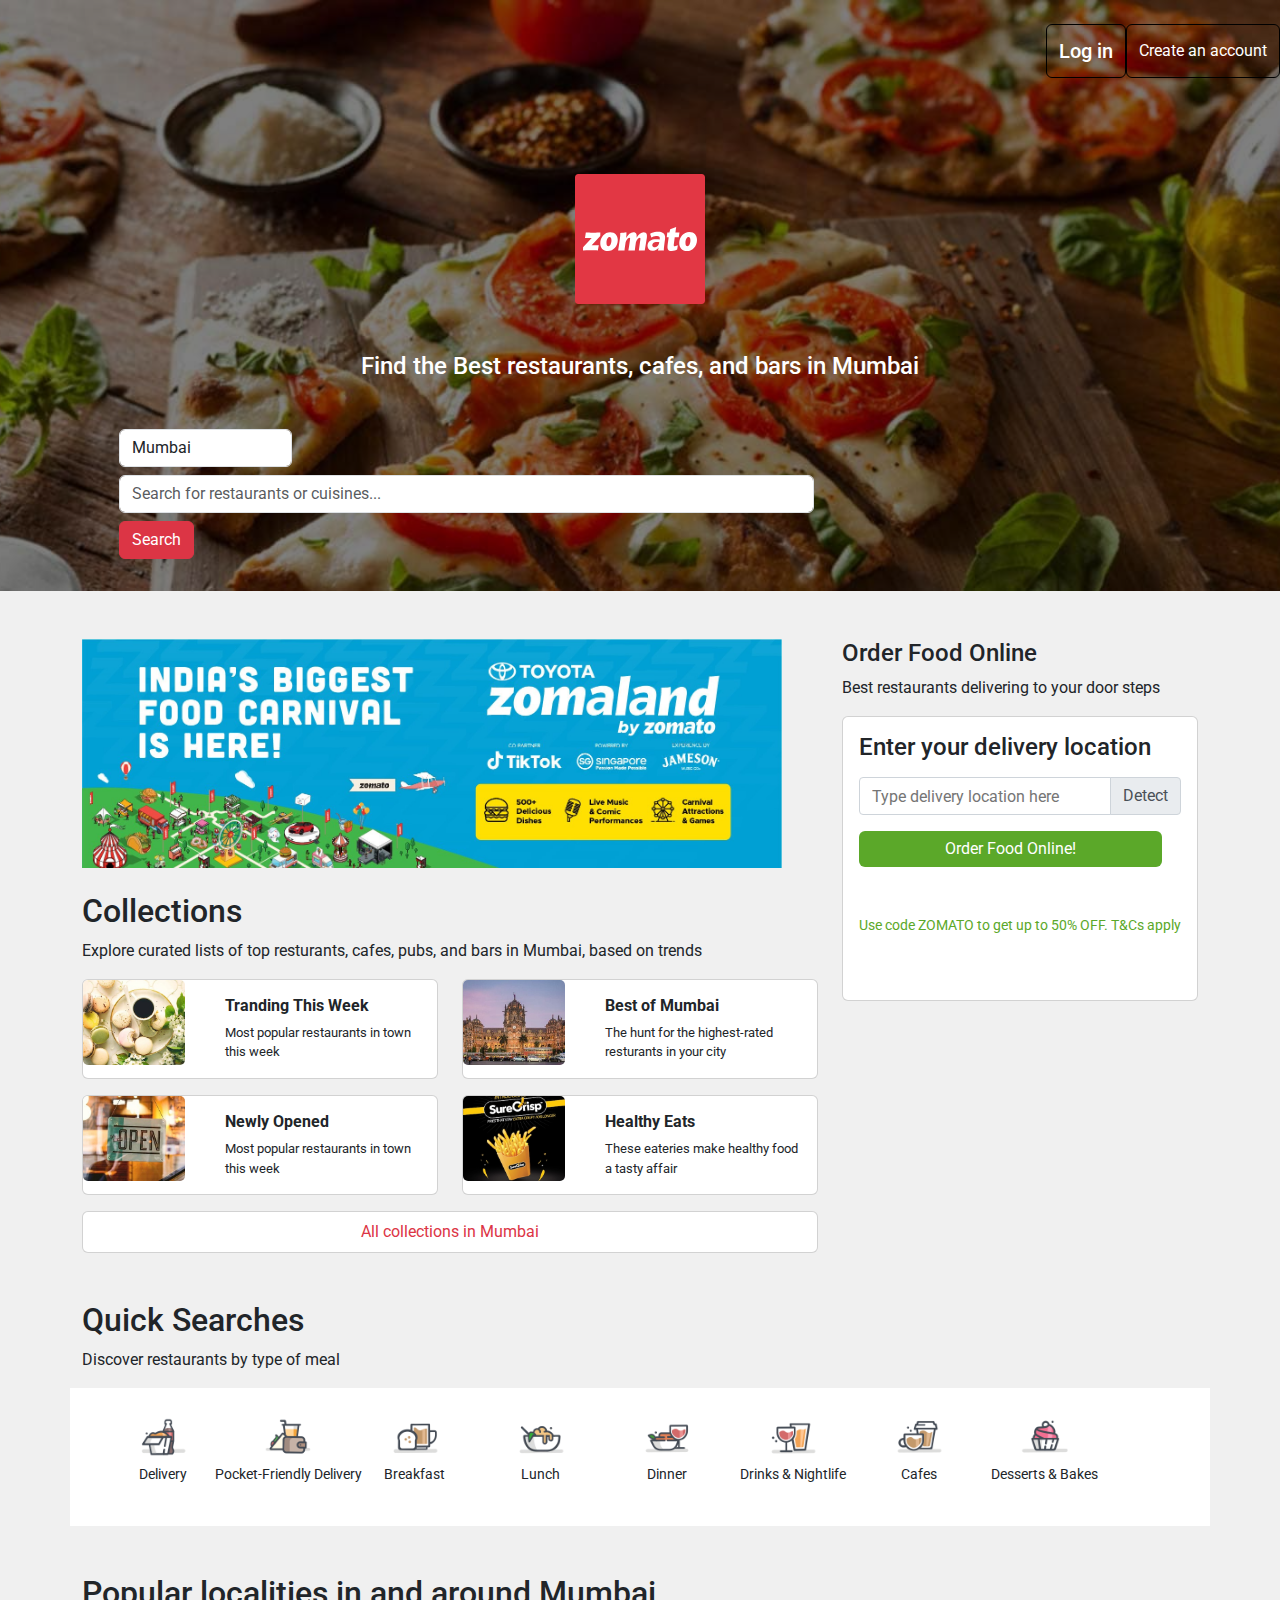
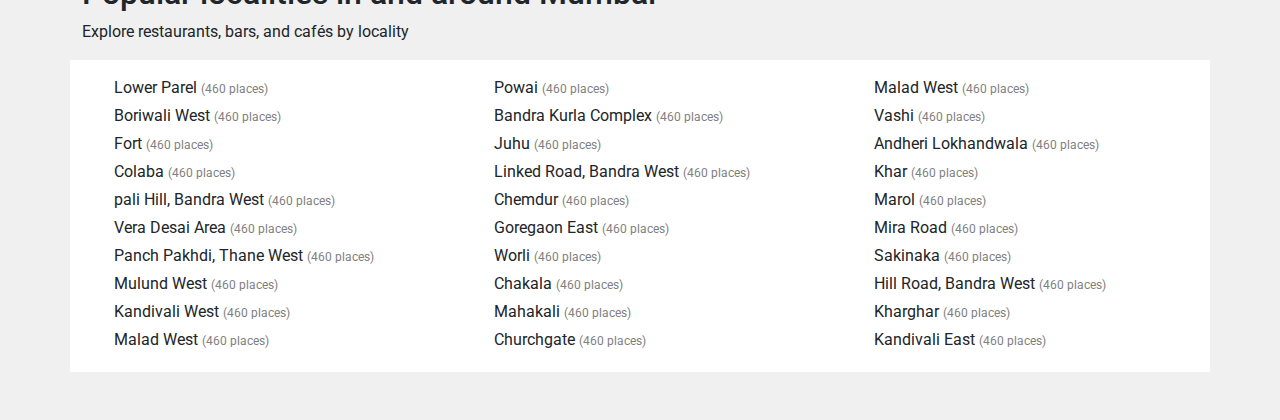
<file: index.html>
<!DOCTYPE html>
<html lang="en">

<head>
    <meta charset="UTF-8" />
    <meta name="viewport" content="width=device-width, initial-scale=1.0" />
    <meta http-equiv="X-UA-Compatible" content="ie=edge" />
    <link rel="icon" type="image/png" href="images/zomato_icon.png">
    <link rel="stylesheet" href="./bootstrap-5.3.3-dist/css/bootstrap.css" />
    <link rel="stylesheet" href="./styles.css" />
    <title>Zomato</title>
</head>

<body>
    <header>
    <section class="banner" style="background-image: url(./images/bg.jpg);">
        <div class="overlay pt-4">
            <div class="d-flex justify-content-end pr-5">
               <button type="button pl-5" class="btn btn-tranparent"><h5 class="pr-5 pt-2"><a href="/" class="href_login">Log in</a></h5></button> 
                <button type="button" class="btn btn-tranparent">Create an account</button>
            </div>
            <div class="container-fluid">
                <div class="row justify-content-center">
                    <div class="col-md-10">
                        <div class="text-center">
                            <img src="images/zomato_flat_bg_logo.svg" width="130" class="mt-5 pt-5"
                                alt="Responsive image">
                        </div>
                        <h4 class="text-center banner_text my-5">Find the Best restaurants, cafes, and bars in Mumbai
                        </h4>
                        <div class="search-restaurants">
                            <form>
                                <div class="form-row align-items-center pb-4">
                                    <div class="col-md-2">
                                        <select id="inputState" class="form-control mb-2">
                                            <option selected>Mumbai</option>
                                            <option>Pune</option>
                                        </select>
                                    </div>
                                    <div class="col-md-8">
                                        <input type="text" class="form-control mb-2" id="search-rest"
                                            placeholder="Search for restaurants or cuisines...">
                                    </div>
                                    <div class="col-md-2 col-lg-2">
                                        <button id="search-btn" class="btn btn-danger mb-2 btn-block">Search</button>
                                    </div>
                                </div>
                            </form>
                        </div>
                    </div>
                </div>
            </div>
        </div>
    </section>
</header>

    <section class="widget_collections_section my-5">
        <div class="container">
            <div class="row mb-5">
                <div class="col-md-8 mt-5 mt-md-0">
                    <div class="mb-4 banner_img">
                        <img src="images/ad-zomaland.jpg" width="700" alt="Responsive image">
                    </div>
                    <h2>Collections</h2>
                    <p>Explore curated lists of top resturants, cafes, pubs, and bars in Mumbai, based on trends</p>

                    <div class="form-group">
                        <div class="row">
                            <div class="col-sm-6">
                                <div class="card mb-3" style="max-width: 540px;">
                                    <div class="row no-gutters">
                                        <div class="col-md-4">
                                            <img src="images/trending.jpg" class="card-img" alt="...">
                                        </div>
                                        <div class="col-md-8">
                                            <div class="card-body">
                                                <h6><strong>Tranding This Week</strong></h6>
                                                <p class="card-text card2">Most popular restaurants in town this week
                                                </p>
                                            </div>
                                        </div>
                                    </div>
                                </div>
                            </div>
                            <div class="col-sm-6">
                                <div class="card mb-3" style="max-width: 540px;">
                                    <div class="row no-gutters">
                                        <div class="col-md-4">
                                            <img src="images/mumbai.jpg" class="card-img" alt="...">
                                        </div>
                                        <div class="col-md-8">
                                            <div class="card-body">
                                                <h6><strong>Best of Mumbai</strong></h6>
                                                <p class="card-text card2">The hunt for the highest-rated resturants in
                                                    your city</p>
                                            </div>
                                        </div>
                                    </div>
                                </div>
                            </div>
                        </div>
                    </div>
                    <div class="form-group">
                        <div class="row">
                            <div class="col-sm-6">
                                <div class="card mb-3" style="max-width: 540px;">
                                    <div class="row no-gutters">
                                        <div class="col-md-4">
                                            <img src="images/open.jpg" class="card-img" alt="...">
                                        </div>
                                        <div class="col-md-8">
                                            <div class="card-body">
                                                <h6><strong>Newly Opened</strong></h6>
                                                <p class="card-text card2">Most popular restaurants in town this week
                                                </p>
                                            </div>
                                        </div>
                                    </div>
                                </div>
                            </div>
                            <div class="col-sm-6">
                                <div class="card mb-3" style="max-width: 540px;">
                                    <div class="row no-gutters">
                                        <div class="col-md-4">
                                            <img src="images/surecrisp.jpeg" class="card-img" alt="...">
                                        </div>
                                        <div class="col-md-8">
                                            <div class="card-body">
                                                <h6><strong>Healthy Eats</strong></h6>
                                                <p class="card-text card2">These eateries make healthy food a tasty
                                                    affair</p>
                                            </div>
                                        </div>
                                    </div>
                                </div>
                            </div>
                        </div>
                    </div>
                    <div class="form-group">
                        <div class="row">
                            <div class="col-sm-12">
                                <div class="card">
                                    <div class="p-2 text-center text-danger">
                                        All collections in Mumbai
                                    </div>
                                </div>
                            </div>
                        </div>
                    </div>
                </div>

                <div class="col-md-4 justify-content-end">
                    <h4>Order Food Online</h4>
                    <p>Best restaurants delivering to your door steps</p>
                    <div class="card">
                        <div class="card-body">
                            <div class="widget">
                                <h4 class="mb-3">Enter your delivery location</h4>
                                <form>
                                    <div class="form-group">
                                        <div class="input-group mb-3">
                                            <input id="search-del" class="search-del1" type="text" 
                                                placeholder="Type delivery location here">
                                            <div class="input-group-append">
                                                <button class="detect-btn" type="button"
                                                    id="button-addon2">Detect</button>
                                            </div>
                                        </div>
                                    </div>
                                    <button type="submit" class="btn order-btn">Order Food Online!</button>
                                </form>
                            </div>
                            <p class="my-5 text-center coupon_text">Use code ZOMATO to get up to 50% OFF. T&Cs apply</p>
                        </div>
                    </div>
                </div>
            </div>
        </div>
    </section>
    <section class="categories my-4">
        <div class="container">
            <div class="row">
                <div class="col-md-10">
                    <h2 id="cat-title">Quick Searches</h2>
                    <p id="cat-subtitle">Discover restaurants by type of meal</p>
                </div>
            </div>
            <div class="row cat_list">
                <div class="col-lg-12">
                    <div class="py-4">
                    <ul class="category-list">
                        <li class="col-md-2  col-3 text-center">
                            <div class="text-center"><img src="images/delivery.png" width="50" alt=""></div>
                            <small>Delivery</small>
                        </li>
                        <li class="col-md-2 offset-sm-1  col-3 text-center">
                            <div class="text-center"><img src="images/pocket-friendly-delivery.png" width="50" alt="">
                            </div><small>Pocket-Friendly Delivery</small>
                        </li>
                        <li class="col-md-2 offset-sm-1  col-3 text-center">
                            <div class="text-center"><img src="images/breakfast.png" width="50" alt=""></div>
                            <small>Breakfast</small>
                        </li>
                        <li class="col-md-2 offset-sm-1  col-3 text-center">
                            <div class="text-center"><img src="images/lunch.png" width="50" alt=""></div>
                            <small>Lunch</small>
                        </li>
                        <li class="col-md-2 offset-sm-1  col-3 text-center">
                            <div class="text-center"><img src="images/dinner.png" width="50" alt=""></div>
                            <small>Dinner</small>
                        </li>
                        <li class="col-md-2 offset-sm-1  col-3 text-center">
                            <div class="text-center"><img src="images/drinks.png" width="50" alt=""></div><small>Drinks
                                & Nightlife</small>
                        </li>
                        <li class="col-md-2 offset-sm-1  col-3 text-center">
                            <div class="text-center"><img src="images/cafes.png" width="50" alt=""></div>
                            <small>Cafes</small>
                        </li>
                        <li class="col-md-2 offset-sm-1  col-3 text-center">
                            <div class="text-center"><img src="images/desserts.png" width="50" alt=""></div>
                            <small>Desserts & Bakes</small>
                        </li>
                    </ul>
                </div>
                </div>
            </div>
        </div>
    </section>

    <section class="localities my-5">
        <div class="container">
            <div class="row">
                <div class="col-md-10">
                    <h2 id="loc-title">Popular localities in and around Mumbai</h2>
                    <p id="loc-subtitle">Explore restaurants, bars, and cafés by locality</p>
                </div>
            </div>
            <div class="row localities_bg pt-3">
                <div class="col-md-4">
                    <ul class="locality-list">
                        <li class="pb-1">Lower Parel<span class="loc_span">(460 places)</span></li>
                        <li class="pb-1">Boriwali West<span class="loc_span">(460 places)</span></li>
                        <li class="pb-1">Fort<span class="loc_span">(460 places)</span></li>
                        <li class="pb-1">Colaba<span class="loc_span">(460 places)</span></li>
                        <li class="pb-1">pali Hill, Bandra West<span class="loc_span">(460 places)</span></li>
                        <li class="pb-1">Vera Desai Area<span class="loc_span">(460 places)</span></li>
                        <li class="pb-1">Panch Pakhdi, Thane West<span class="loc_span">(460 places)</span></li>
                        <li class="pb-1">Mulund West<span class="loc_span">(460 places)</span></li>
                        <li class="pb-1">Kandivali West<span class="loc_span">(460 places)</span></li>
                        <li class="pb-1">Malad West<span class="loc_span">(460 places)</span></li>
                    </ul>
                </div>
                <div class="col-md-4">
                    <ul class="locality-list">
                        <li class="pb-1">Powai<span class="loc_span">(460 places)</span></li>
                        <li class="pb-1">Bandra Kurla Complex<span class="loc_span">(460 places)</span></li>
                        <li class="pb-1">Juhu<span class="loc_span">(460 places)</span></li>
                        <li class="pb-1">Linked Road, Bandra West<span class="loc_span">(460 places)</span></li>
                        <li class="pb-1">Chemdur<span class="loc_span">(460 places)</span></li>
                        <li class="pb-1">Goregaon East<span class="loc_span">(460 places)</span></li>
                        <li class="pb-1">Worli<span class="loc_span">(460 places)</span></li>
                        <li class="pb-1">Chakala<span class="loc_span">(460 places)</span></li>
                        <li class="pb-1">Mahakali<span class="loc_span">(460 places)</span></li>
                        <li class="pb-1">Churchgate<span class="loc_span">(460 places)</span></li>
                    </ul>
                </div>
                <div class="col-md-4">
                    <ul class="locality-list">
                        <li class="pb-1">Malad West<span class="loc_span">(460 places)</span></li>
                        <li class="pb-1">Vashi<span class="loc_span">(460 places)</span></li>
                        <li class="pb-1">Andheri Lokhandwala<span class="loc_span">(460 places)</span></li>
                        <li class="pb-1">Khar<span class="loc_span">(460 places)</span></li>
                        <li class="pb-1">Marol<span class="loc_span">(460 places)</span></li>
                        <li class="pb-1">Mira Road<span class="loc_span">(460 places)</span></li>
                        <li class="pb-1">Sakinaka<span class="loc_span">(460 places)</span></li>
                        <li class="pb-1">Hill Road, Bandra West<span class="loc_span">(460 places)</span></li>
                        <li class="pb-1">Kharghar<span class="loc_span">(460 places)</span></li>
                        <li class="pb-1">Kandivali East<span class="loc_span">(460 places)</span></li>
                    </ul>
                </div>
            </div>
        </div>
    </section>
</body>

</html>
</file>
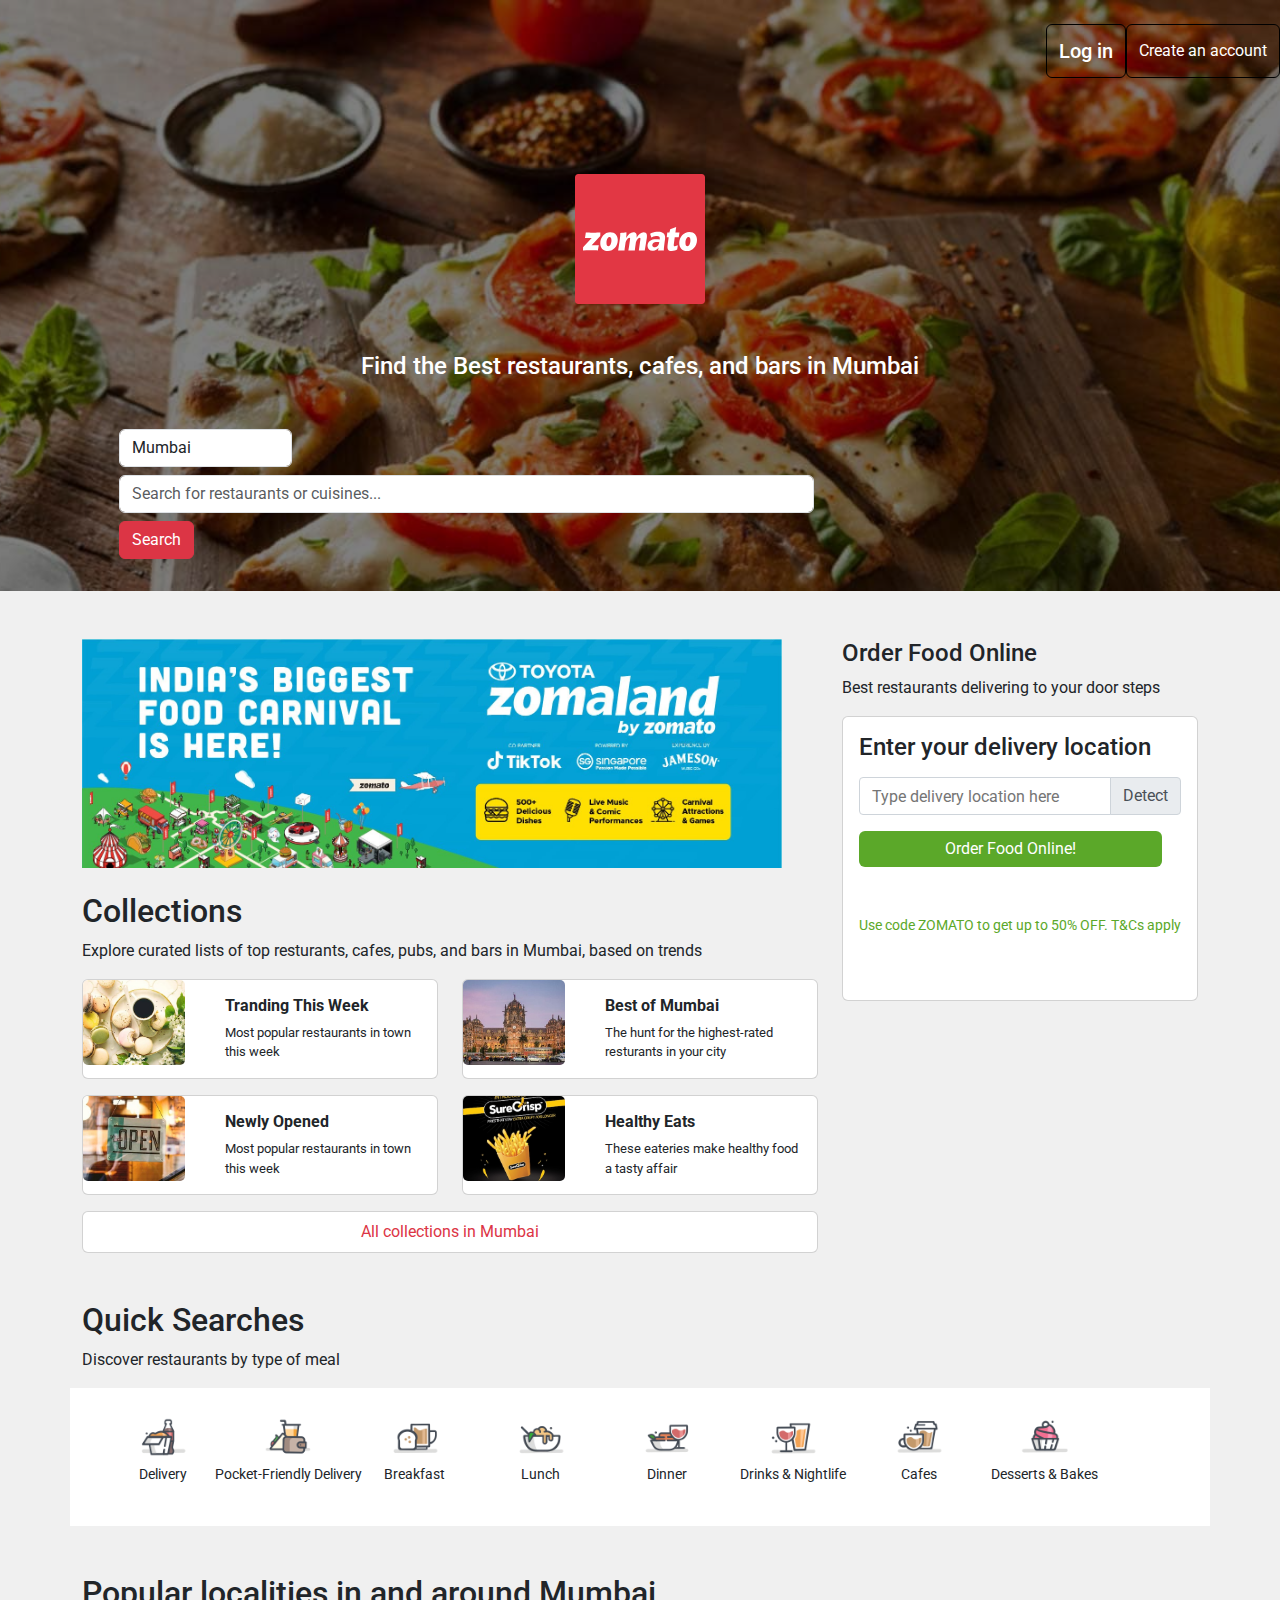
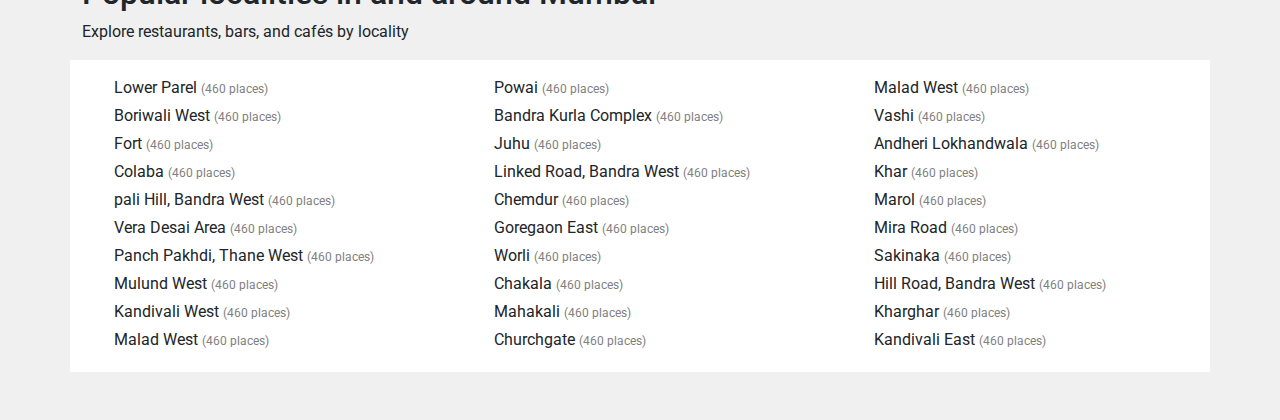
<file: BootstrapModuleAssign.html>
<!DOCTYPE html>
<html lang="en">

<head>
    <meta charset="UTF-8" />
    <meta name="viewport" content="width=device-width, initial-scale=1.0" />
    <meta http-equiv="X-UA-Compatible" content="ie=edge" />
    <link rel="icon" type="image/png" href="images/zomato_icon.png">
    <link rel="stylesheet" href="./bootstrap-5.3.3-dist/css/bootstrap.css" />
    <link rel="stylesheet" href="./Bootstrap ModuleAssign.css" />
    <title>Zomato</title>
</head>

<body>
    <header>
    <section class="banner">
        <div class="overlay pt-4">
            <div class="d-flex justify-content-end pr-5">
               <button type="button pl-5" class="btn btn-tranparent"><h5 class="pr-5 pt-2"><a href="/" class="href_login">Log in</a></h5></button> 
                <button type="button" class="btn btn-tranparent">Create an account</button>
            </div>
            <div class="container-fluid">
                <div class="row justify-content-center">
                    <div class="col-md-10">
                        <div class="text-center">
                            <img src="images/zomato_flat_bg_logo.svg" width="130" class="mt-5 pt-5"
                                alt="Responsive image">
                        </div>
                        <h4 class="text-center banner_text my-5">Find the Best restaurants, cafes, and bars in Mumbai
                        </h4>
                        <div class="search-restaurants">
                            <form>
                                <div class="form-row align-items-center pb-4">
                                    <div class="col-md-2">
                                        <select id="inputState" class="form-control mb-2">
                                            <option selected>Mumbai</option>
                                            <option>Pune</option>
                                        </select>
                                    </div>
                                    <div class="col-md-8">
                                        <input type="text" class="form-control mb-2" id="search-rest"
                                            placeholder="Search for restaurants or cuisines...">
                                    </div>
                                    <div class="col-md-2 col-lg-2">
                                        <button id="search-btn" class="btn btn-danger mb-2 btn-block">Search</button>
                                    </div>
                                </div>
                            </form>
                        </div>
                    </div>
                </div>
            </div>
        </div>
    </section>
</header>

    <section class="widget_collections_section my-5">
        <div class="container">
            <div class="row mb-5">
                <div class="col-md-8 mt-5 mt-md-0">
                    <div class="mb-4 banner_img">
                        <img src="images/ad-zomaland.jpeg" width="700" alt="Responsive image">
                    </div>
                    <h2>Collections</h2>
                    <p>Explore curated lists of top resturants, cafes, pubs, and bars in Mumbai, based on trends</p>

                    <div class="form-group">
                        <div class="row">
                            <div class="col-sm-6">
                                <div class="card mb-3" style="max-width: 540px;">
                                    <div class="row no-gutters">
                                        <div class="col-md-4">
                                            <img src="images/trending.jpg" class="card-img" alt="...">
                                        </div>
                                        <div class="col-md-8">
                                            <div class="card-body">
                                                <h6><strong>Tranding This Week</strong></h6>
                                                <p class="card-text card2">Most popular restaurants in town this week
                                                </p>
                                            </div>
                                        </div>
                                    </div>
                                </div>
                            </div>
                            <div class="col-sm-6">
                                <div class="card mb-3" style="max-width: 540px;">
                                    <div class="row no-gutters">
                                        <div class="col-md-4">
                                            <img src="images/mumbai.jpg" class="card-img" alt="...">
                                        </div>
                                        <div class="col-md-8">
                                            <div class="card-body">
                                                <h6><strong>Best of Mumbai</strong></h6>
                                                <p class="card-text card2">The hunt for the highest-rated resturants in
                                                    your city</p>
                                            </div>
                                        </div>
                                    </div>
                                </div>
                            </div>
                        </div>
                    </div>
                    <div class="form-group">
                        <div class="row">
                            <div class="col-sm-6">
                                <div class="card mb-3" style="max-width: 540px;">
                                    <div class="row no-gutters">
                                        <div class="col-md-4">
                                            <img src="images/open.jpg" class="card-img" alt="...">
                                        </div>
                                        <div class="col-md-8">
                                            <div class="card-body">
                                                <h6><strong>Newly Opened</strong></h6>
                                                <p class="card-text card2">Most popular restaurants in town this week
                                                </p>
                                            </div>
                                        </div>
                                    </div>
                                </div>
                            </div>
                            <div class="col-sm-6">
                                <div class="card mb-3" style="max-width: 540px;">
                                    <div class="row no-gutters">
                                        <div class="col-md-4">
                                            <img src="images/surecrisp.jpeg" class="card-img" alt="...">
                                        </div>
                                        <div class="col-md-8">
                                            <div class="card-body">
                                                <h6><strong>Healthy Eats</strong></h6>
                                                <p class="card-text card2">These eateries make healthy food a tasty
                                                    affair</p>
                                            </div>
                                        </div>
                                    </div>
                                </div>
                            </div>
                        </div>
                    </div>
                    <div class="form-group">
                        <div class="row">
                            <div class="col-sm-12">
                                <div class="card">
                                    <div class="p-2 text-center text-danger">
                                        All collections in Mumbai
                                    </div>
                                </div>
                            </div>
                        </div>
                    </div>
                </div>

                <div class="col-md-4 justify-content-end">
                    <h4>Order Food Online</h4>
                    <p>Best restaurants delivering to your door steps</p>
                    <div class="card">
                        <div class="card-body">
                            <div class="widget">
                                <h4 class="mb-3">Enter your delivery location</h4>
                                <form>
                                    <div class="form-group">
                                        <div class="input-group mb-3">
                                            <input id="search-del" class="search-del1" type="text" 
                                                placeholder="Type delivery location here">
                                            <div class="input-group-append">
                                                <button class="detect-btn" type="button"
                                                    id="button-addon2">Detect</button>
                                            </div>
                                        </div>
                                    </div>
                                    <button type="submit" class="btn order-btn">Order Food Online!</button>
                                </form>
                            </div>
                            <p class="my-5 text-center coupon_text">Use code ZOMATO to get up to 50% OFF. T&Cs apply</p>
                        </div>
                    </div>
                </div>
            </div>
        </div>
    </section>
    <section class="categories my-4">
        <div class="container">
            <div class="row">
                <div class="col-md-10">
                    <h2 id="cat-title">Quick Searches</h2>
                    <p id="cat-subtitle">Discover restaurants by type of meal</p>
                </div>
            </div>
            <div class="row cat_list">
                <div class="col-lg-12">
                    <div class="py-4">
                    <ul class="category-list">
                        <li class="col-md-2  col-3 text-center">
                            <div class="text-center"><img src="images/delivery.png" width="50" alt=""></div>
                            <small>Delivery</small>
                        </li>
                        <li class="col-md-2 offset-sm-1  col-3 text-center">
                            <div class="text-center"><img src="images/pocket-friendly-delivery.png" width="50" alt="">
                            </div><small>Pocket-Friendly Delivery</small>
                        </li>
                        <li class="col-md-2 offset-sm-1  col-3 text-center">
                            <div class="text-center"><img src="images/breakfast.png" width="50" alt=""></div>
                            <small>Breakfast</small>
                        </li>
                        <li class="col-md-2 offset-sm-1  col-3 text-center">
                            <div class="text-center"><img src="images/lunch.png" width="50" alt=""></div>
                            <small>Lunch</small>
                        </li>
                        <li class="col-md-2 offset-sm-1  col-3 text-center">
                            <div class="text-center"><img src="images/dinner.png" width="50" alt=""></div>
                            <small>Dinner</small>
                        </li>
                        <li class="col-md-2 offset-sm-1  col-3 text-center">
                            <div class="text-center"><img src="images/drinks.png" width="50" alt=""></div><small>Drinks
                                & Nightlife</small>
                        </li>
                        <li class="col-md-2 offset-sm-1  col-3 text-center">
                            <div class="text-center"><img src="images/cafes.png" width="50" alt=""></div>
                            <small>Cafes</small>
                        </li>
                        <li class="col-md-2 offset-sm-1  col-3 text-center">
                            <div class="text-center"><img src="images/desserts.png" width="50" alt=""></div>
                            <small>Desserts & Bakes</small>
                        </li>
                    </ul>
                </div>
                </div>
            </div>
        </div>
    </section>

    <section class="localities my-5">
        <div class="container">
            <div class="row">
                <div class="col-md-10">
                    <h2 id="loc-title">Popular localities in and around Mumbai</h2>
                    <p id="loc-subtitle">Explore restaurants, bars, and cafés by locality</p>
                </div>
            </div>
            <div class="row localities_bg pt-3">
                <div class="col-md-4">
                    <ul class="locality-list">
                        <li class="pb-1">Lower Parel<span class="loc_span">(460 places)</span></li>
                        <li class="pb-1">Boriwali West<span class="loc_span">(460 places)</span></li>
                        <li class="pb-1">Fort<span class="loc_span">(460 places)</span></li>
                        <li class="pb-1">Colaba<span class="loc_span">(460 places)</span></li>
                        <li class="pb-1">pali Hill, Bandra West<span class="loc_span">(460 places)</span></li>
                        <li class="pb-1">Vera Desai Area<span class="loc_span">(460 places)</span></li>
                        <li class="pb-1">Panch Pakhdi, Thane West<span class="loc_span">(460 places)</span></li>
                        <li class="pb-1">Mulund West<span class="loc_span">(460 places)</span></li>
                        <li class="pb-1">Kandivali West<span class="loc_span">(460 places)</span></li>
                        <li class="pb-1">Malad West<span class="loc_span">(460 places)</span></li>
                    </ul>
                </div>
                <div class="col-md-4">
                    <ul class="locality-list">
                        <li class="pb-1">Powai<span class="loc_span">(460 places)</span></li>
                        <li class="pb-1">Bandra Kurla Complex<span class="loc_span">(460 places)</span></li>
                        <li class="pb-1">Juhu<span class="loc_span">(460 places)</span></li>
                        <li class="pb-1">Linked Road, Bandra West<span class="loc_span">(460 places)</span></li>
                        <li class="pb-1">Chemdur<span class="loc_span">(460 places)</span></li>
                        <li class="pb-1">Goregaon East<span class="loc_span">(460 places)</span></li>
                        <li class="pb-1">Worli<span class="loc_span">(460 places)</span></li>
                        <li class="pb-1">Chakala<span class="loc_span">(460 places)</span></li>
                        <li class="pb-1">Mahakali<span class="loc_span">(460 places)</span></li>
                        <li class="pb-1">Churchgate<span class="loc_span">(460 places)</span></li>
                    </ul>
                </div>
                <div class="col-md-4">
                    <ul class="locality-list">
                        <li class="pb-1">Malad West<span class="loc_span">(460 places)</span></li>
                        <li class="pb-1">Vashi<span class="loc_span">(460 places)</span></li>
                        <li class="pb-1">Andheri Lokhandwala<span class="loc_span">(460 places)</span></li>
                        <li class="pb-1">Khar<span class="loc_span">(460 places)</span></li>
                        <li class="pb-1">Marol<span class="loc_span">(460 places)</span></li>
                        <li class="pb-1">Mira Road<span class="loc_span">(460 places)</span></li>
                        <li class="pb-1">Sakinaka<span class="loc_span">(460 places)</span></li>
                        <li class="pb-1">Hill Road, Bandra West<span class="loc_span">(460 places)</span></li>
                        <li class="pb-1">Kharghar<span class="loc_span">(460 places)</span></li>
                        <li class="pb-1">Kandivali East<span class="loc_span">(460 places)</span></li>
                    </ul>
                </div>
            </div>
        </div>
    </section>
</body>

</html>
</file>
<file: styles.css>
@import url("https://fonts.googleapis.com/css?family=Roboto&display=swap");
/* Add your css here */
body {
  font-family: 'Roboto', sans-serif;
  background-color: #F0F0F0;
}

.banner {
  width: 100%;
  height: auto;
  background-position: center;
  background-repeat: no-repeat;
  background-size: cover;
}

.overlay {
  background-color: rgba(0, 0, 0, 0.5);
}

.btn-tranparent {
  background-color: transparent;
  border-color: #000;
  color: #fff;
}

a.href_login {
  color: #fff;
  border-color: #000;
  text-decoration: none;
}

.banner_text {
  color: #fff;
}

.search-del1 {
  display: block;
  width: 100%;
  height: calc(1.5em + .75rem + 2px);
  padding: .375rem .75rem;
  font-size: 1rem;
  font-weight: 400;
  line-height: 1.5;
  color: #495057;
  background-color: #fff;
  background-clip: padding-box;
  border: 1px solid #ced4da;
  border-radius: .25rem;
}

.detect-btn {
  display: -ms-flexbox;
  display: -webkit-box;
  display: flex;
  -ms-flex-align: center;
  -webkit-box-align: center;
  align-items: center;
  padding: .375rem .75rem;
  margin-bottom: 0;
  font-size: 1rem;
  font-weight: 400;
  line-height: 1.5;
  color: #495057;
  text-align: center;
  white-space: nowrap;
  background-color: #e9ecef;
  border: 1px solid #ced4da;
  border-radius: .25rem;
}

.input-group > .custom-select:not(:last-child), .input-group > .search-del1:not(:last-child) {
  border-top-right-radius: 0;
  border-bottom-right-radius: 0;
}

.input-group > .custom-file, .input-group > .custom-select, .input-group > .search-del1, .input-group > .search-del1-plaintext {
  position: relative;
  -ms-flex: 1 1 0%;
  -webkit-box-flex: 1;
          flex: 1 1 0%;
  min-width: 0;
  margin-bottom: 0;
}

.input-group > .input-group-append > .detect-btn {
  border-top-left-radius: 0;
  border-bottom-left-radius: 0;
}

.order-btn {
  padding: 5px 85px;
  background-color: #5BA829;
  color: #fff;
}

.coupon_text {
  color: #5BA829;
  font-size: 14px;
}

@media only screen and (max-width: 600px) {
  .banner_img {
    display: none;
  }
  .order-btn {
    font-size: 14px;
  }
}

.card2 {
  font-size: 13px;
}

.category-list {
  display: -ms-flexbox;
  display: -webkit-box;
  display: flex;
  -ms-flex-wrap: wrap;
  flex-wrap: wrap;
  margin-right: -15px;
  margin-left: -15px;
}

.category-list {
  padding-left: 0;
  list-style: none;
}

.cat_list {
  background-color: #fff;
}

.offset-sm-1 {
  margin-left: -5.666667%;
}

@media only screen and (max-width: 600px) {
  .offset-sm-1 {
    margin-left: -0.666667%;
  }
}

.localities_bg {
  background-color: #fff;
}

span.loc_span {
  font-size: 12px;
  padding-left: 4px;
  color: gray;
}

.localities li {
  list-style-type: none;
}
</file>
<file: Bootstrap ModuleAssign.css>
@import url("https://fonts.googleapis.com/css?family=Roboto&display=swap");
/* Add your css here */
body {
  font-family: 'Roboto', sans-serif;
  background-color: #F0F0F0;
}

.banner {
  background-image: url(../images/bg.jpg);
  width: 100%;
  height: auto;
  background-position: center;
  background-repeat: no-repeat;
  background-size: cover;
}

.overlay {
  background-color: rgba(0, 0, 0, 0.5);
}

.btn-tranparent {
  background-color: transparent;
  border-color: #000;
  color: #fff;
}

a.href_login {
  color: #fff;
  border-color: #000;
  text-decoration: none;
}

.banner_text {
  color: #fff;
}

.search-del1 {
  display: block;
  width: 100%;
  height: calc(1.5em + .75rem + 2px);
  padding: .375rem .75rem;
  font-size: 1rem;
  font-weight: 400;
  line-height: 1.5;
  color: #495057;
  background-color: #fff;
  background-clip: padding-box;
  border: 1px solid #ced4da;
  border-radius: .25rem;
}

.detect-btn {
  display: -ms-flexbox;
  display: -webkit-box;
  display: flex;
  -ms-flex-align: center;
  -webkit-box-align: center;
  align-items: center;
  padding: .375rem .75rem;
  margin-bottom: 0;
  font-size: 1rem;
  font-weight: 400;
  line-height: 1.5;
  color: #495057;
  text-align: center;
  white-space: nowrap;
  background-color: #e9ecef;
  border: 1px solid #ced4da;
  border-radius: .25rem;
}

.input-group > .custom-select:not(:last-child), .input-group > .search-del1:not(:last-child) {
  border-top-right-radius: 0;
  border-bottom-right-radius: 0;
}

.input-group > .custom-file, .input-group > .custom-select, .input-group > .search-del1, .input-group > .search-del1-plaintext {
  position: relative;
  -ms-flex: 1 1 0%;
  -webkit-box-flex: 1;
          flex: 1 1 0%;
  min-width: 0;
  margin-bottom: 0;
}

.input-group > .input-group-append > .detect-btn {
  border-top-left-radius: 0;
  border-bottom-left-radius: 0;
}

.order-btn {
  padding: 5px 85px;
  background-color: #5BA829;
  color: #fff;
}

.coupon_text {
  color: #5BA829;
  font-size: 14px;
}

@media only screen and (max-width: 600px) {
  .banner_img {
    display: none;
  }
  .order-btn {
    font-size: 14px;
  }
}

.card2 {
  font-size: 13px;
}

.category-list {
  display: -ms-flexbox;
  display: -webkit-box;
  display: flex;
  -ms-flex-wrap: wrap;
  flex-wrap: wrap;
  margin-right: -15px;
  margin-left: -15px;
}

.category-list {
  padding-left: 0;
  list-style: none;
}

.cat_list {
  background-color: #fff;
}

.offset-sm-1 {
  margin-left: -5.666667%;
}

@media only screen and (max-width: 600px) {
  .offset-sm-1 {
    margin-left: -0.666667%;
  }
}

.localities_bg {
  background-color: #fff;
}

span.loc_span {
  font-size: 12px;
  padding-left: 4px;
  color: gray;
}

.localities li {
  list-style-type: none;
}
</file>
